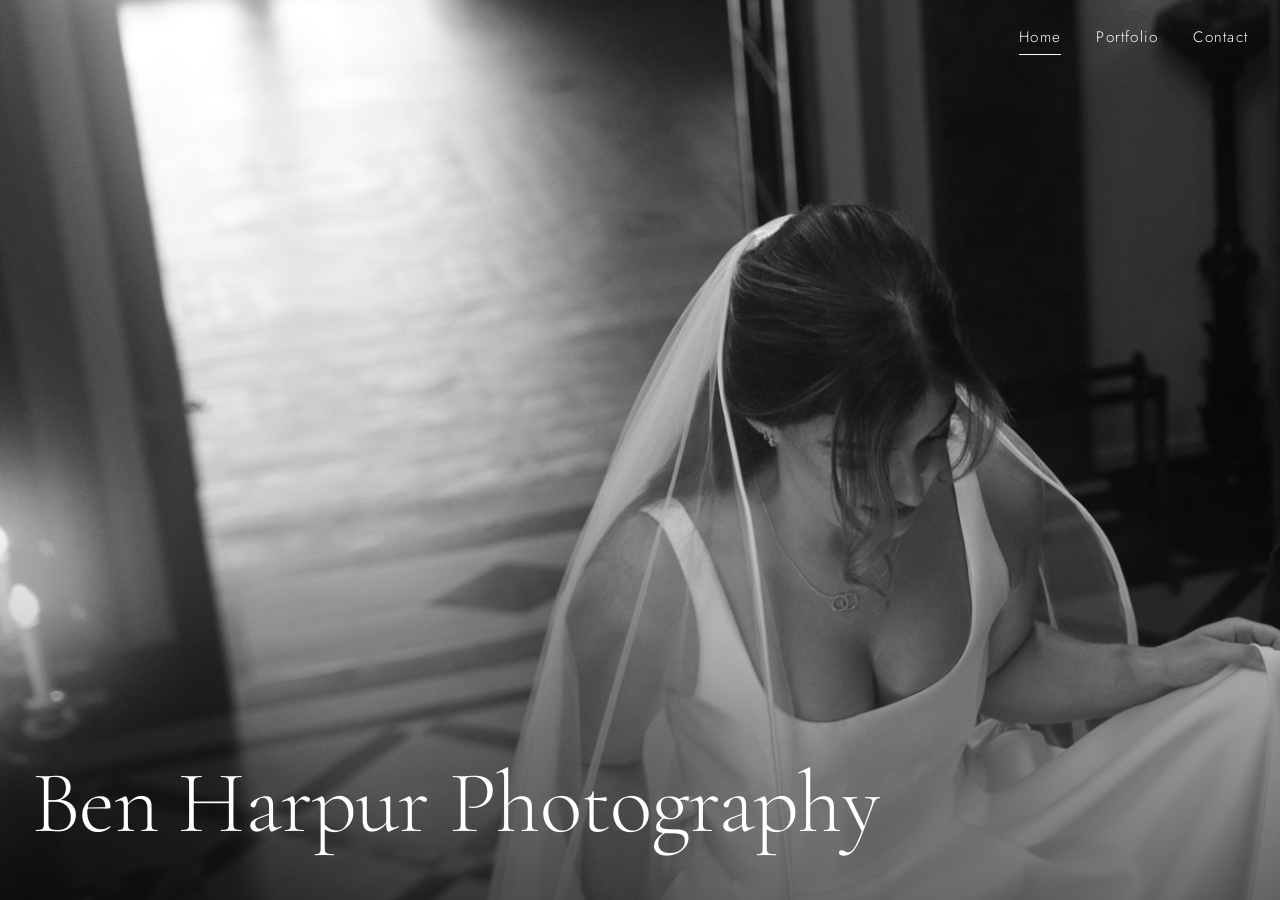
<file: index.html>
<!DOCTYPE html>
<html lang="en-GB">
<head>
<meta charset="utf-8">
<meta name="viewport" content="width=device-width, initial-scale=1">
<title>Ben Harpur Photography</title>
<meta name="description" content="Luxury, editorial wedding photography in Glasgow and across Scotland.">
<meta name="theme-color" content="#F3EFE6">
<link rel="preconnect" href="https://fonts.googleapis.com">
<link rel="preconnect" href="https://fonts.gstatic.com" crossorigin>
<link href="https://fonts.googleapis.com/css2?family=Cormorant+Garamond:ital,wght@0,300;0,400;0,500;1,300;1,400&family=Jost:wght@300;400&display=swap" rel="stylesheet">
<link rel="stylesheet" href="css/style.css">
</head>
<body class="home">
<a class="skip" href="#main">Skip to content</a>
<header class="site-header">
<a class="logo" href="index.html">Harpur Media</a>
<button class="menu-btn" aria-expanded="false" aria-controls="nav">Menu</button>
<nav id="nav"><a href="index.html" aria-current="page">Home</a><a href="portfolio.html">Portfolio</a><a href="contact.html">Contact</a></nav>
</header>
<main id="main">
<section class="hero">
<img src="images/hero.jpg" alt="Ben Harpur Photography wedding hero photograph" fetchpriority="high" onerror="this.style.visibility='hidden'">
<h1>Ben Harpur Photography</h1>
</section>
</main>
<script src="js/main.js"></script>
</body>
</html>
</file>
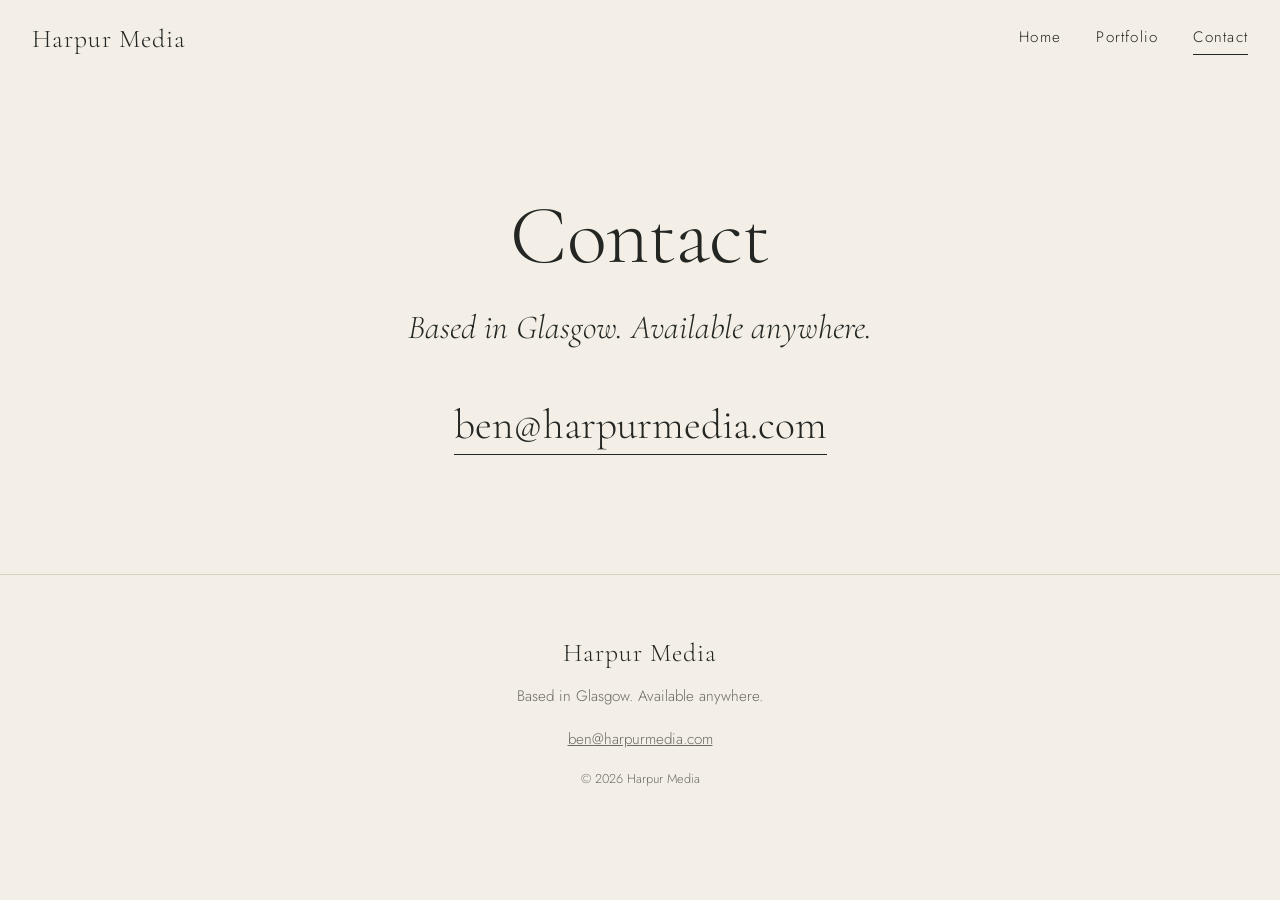
<file: contact.html>
<!DOCTYPE html>
<html lang="en-GB">
<head>
<meta charset="utf-8">
<meta name="viewport" content="width=device-width, initial-scale=1">
<title>Contact | Harpur Media</title>
<meta name="description" content="Enquire about wedding photography with Harpur Media, Glasgow.">
<meta name="theme-color" content="#F3EFE6">
<link rel="preconnect" href="https://fonts.googleapis.com">
<link rel="preconnect" href="https://fonts.gstatic.com" crossorigin>
<link href="https://fonts.googleapis.com/css2?family=Cormorant+Garamond:ital,wght@0,300;0,400;0,500;1,300;1,400&family=Jost:wght@300;400&display=swap" rel="stylesheet">
<link rel="stylesheet" href="css/style.css">
</head>
<body class="">
<a class="skip" href="#main">Skip to content</a>
<header class="site-header">
<a class="logo" href="index.html">Harpur Media</a>
<button class="menu-btn" aria-expanded="false" aria-controls="nav">Menu</button>
<nav id="nav"><a href="index.html">Home</a><a href="portfolio.html">Portfolio</a><a href="contact.html" aria-current="page">Contact</a></nav>
</header>
<main id="main">
<section class="wrap narrow center contact-simple">
<h1>Contact</h1>
<p class="lead">Based in Glasgow. Available anywhere.</p>
<p><a class="email" href="mailto:ben@harpurmedia.com">ben@harpurmedia.com</a></p>
</section>
</main>
<footer class="site-footer">
<p class="logo">Harpur Media</p>
<p>Based in Glasgow. Available anywhere.</p>
<p><a href="mailto:ben@harpurmedia.com">ben@harpurmedia.com</a></p>
<p class="small">&copy; <span id="yr">2026</span> Harpur Media</p>
</footer>
<script src="js/main.js"></script>
</body>
</html>
</file>
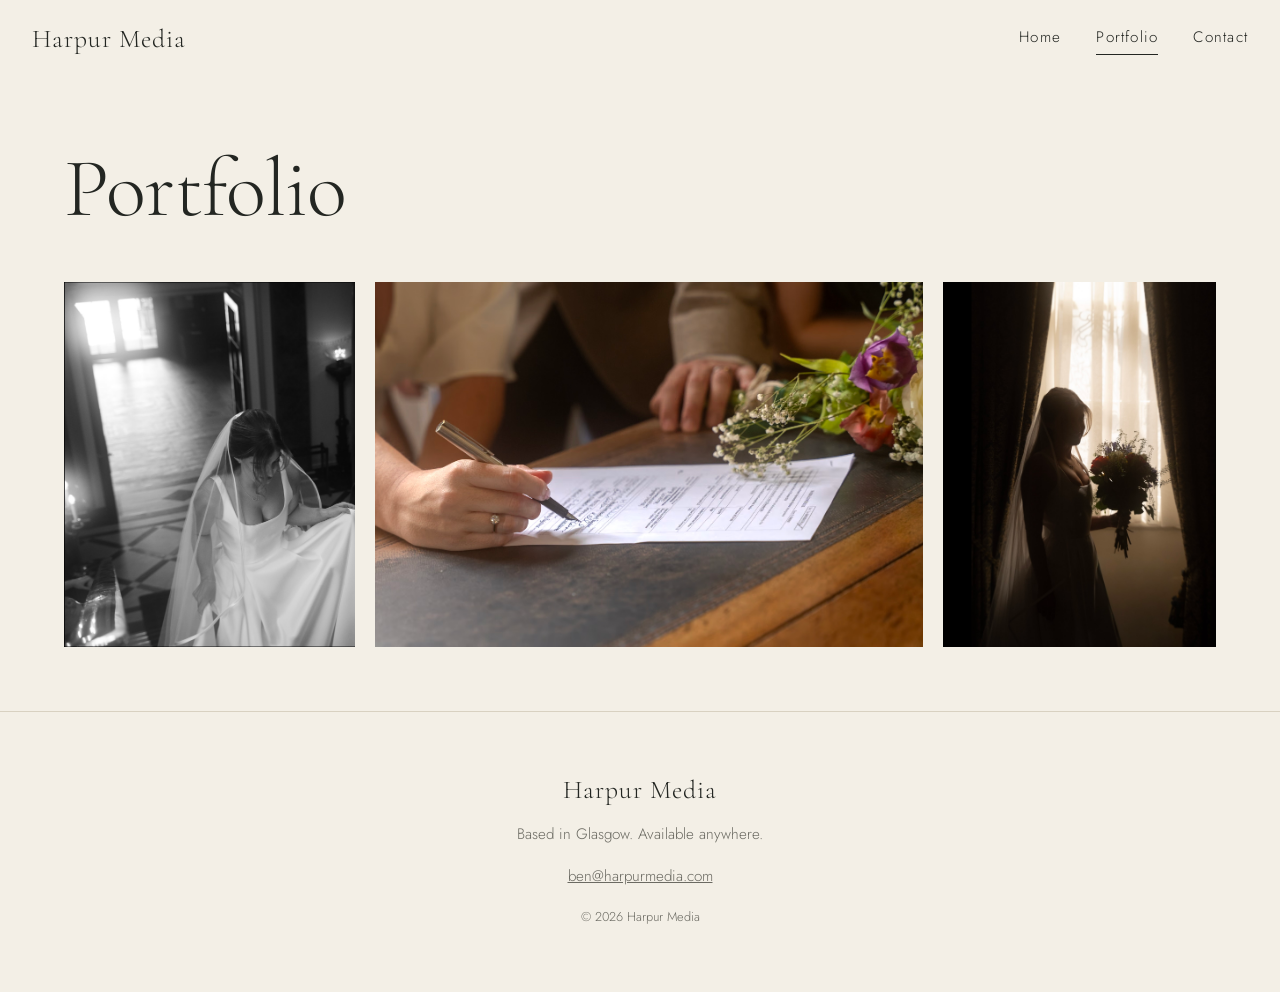
<file: portfolio.html>
<!DOCTYPE html>
<html lang="en-GB">
<head>
<meta charset="utf-8">
<meta name="viewport" content="width=device-width, initial-scale=1">
<title>Portfolio | Harpur Media</title>
<meta name="description" content="Wedding photography portfolio by Harpur Media, Glasgow.">
<meta name="theme-color" content="#F3EFE6">
<link rel="preconnect" href="https://fonts.googleapis.com">
<link rel="preconnect" href="https://fonts.gstatic.com" crossorigin>
<link href="https://fonts.googleapis.com/css2?family=Cormorant+Garamond:ital,wght@0,300;0,400;0,500;1,300;1,400&family=Jost:wght@300;400&display=swap" rel="stylesheet">
<link rel="stylesheet" href="css/style.css">
</head>
<body class="">
<a class="skip" href="#main">Skip to content</a>
<header class="site-header">
<a class="logo" href="index.html">Harpur Media</a>
<button class="menu-btn" aria-expanded="false" aria-controls="nav">Menu</button>
<nav id="nav"><a href="index.html">Home</a><a href="portfolio.html" aria-current="page">Portfolio</a><a href="contact.html">Contact</a></nav>
</header>
<main id="main">
<section class="wrap">
<h1>Portfolio</h1>
<div class="gallery">
<a class="tile" href="images/portfolio/01.jpg" data-index="0"><img src="images/portfolio/01.jpg" alt="Harpur Media wedding photograph 1" onerror="this.style.visibility='hidden'"></a>
<a class="tile" href="images/portfolio/02.jpg" data-index="1"><img src="images/portfolio/02.jpg" alt="Harpur Media wedding photograph 2" onerror="this.style.visibility='hidden'"></a>
<a class="tile" href="images/portfolio/03.jpg" data-index="2"><img src="images/portfolio/03.jpg" alt="Harpur Media wedding photograph 3" onerror="this.style.visibility='hidden'"></a>
</div>
</section>
<div class="lightbox" role="dialog" aria-modal="true" aria-label="Image viewer" hidden>
<button class="lb-close" aria-label="Close">&times;</button>
<button class="lb-prev" aria-label="Previous image">&#8249;</button>
<img alt="">
<button class="lb-next" aria-label="Next image">&#8250;</button>
<p class="lb-count"></p>
</div>
</main>
<footer class="site-footer">
<p class="logo">Harpur Media</p>
<p>Based in Glasgow. Available anywhere.</p>
<p><a href="mailto:ben@harpurmedia.com">ben@harpurmedia.com</a></p>
<p class="small">&copy; <span id="yr">2026</span> Harpur Media</p>
</footer>
<script src="js/main.js"></script>
</body>
</html>
</file>
<file: css/style.css>
:root{--bg:#F3EFE6;--ink:#232622;--mute:#6b6a62;--line:#d8d1c1;--tile:#e4ddcd;--accent:#3d4a3f;--serif:"Cormorant Garamond",Georgia,serif;--sans:"Jost",system-ui,sans-serif}
*{box-sizing:border-box;margin:0}
html{scroll-behavior:smooth}
body{background:var(--bg);color:var(--ink);font:300 1rem/1.75 var(--sans);-webkit-font-smoothing:antialiased}
img{display:block;max-width:100%;height:auto}
a{color:inherit}
:focus-visible{outline:2px solid var(--accent);outline-offset:3px}
.skip{position:absolute;left:-999px}.skip:focus{left:1rem;top:1rem;background:var(--bg);padding:.5rem;z-index:99}
h1,h2,.logo,.lead{font-family:var(--serif);font-weight:300;line-height:1.1}
h1{font-size:clamp(2.6rem,7vw,5.2rem);letter-spacing:-.01em;margin-bottom:1.5rem}
h2{font-size:clamp(1.8rem,4vw,2.6rem);margin:2.5rem 0 1rem}
.lead{font-size:clamp(1.5rem,3vw,2.1rem);font-style:italic;line-height:1.3;margin-bottom:1.5rem}
p+p{margin-top:1rem}
.wrap{max-width:1200px;margin:0 auto;padding:4rem 1.5rem}
.narrow{max-width:760px}.center{text-align:center}.narrow-p{max-width:620px}
.site-header{display:flex;justify-content:space-between;align-items:center;padding:1.5rem 2rem;position:relative;z-index:5}
.logo{font-size:1.6rem;text-decoration:none;letter-spacing:.04em}
nav{display:flex;gap:2.2rem}
nav a{text-decoration:none;font-size:.95rem;letter-spacing:.08em;padding-bottom:.2rem;border-bottom:1px solid transparent}
nav a:hover,nav a[aria-current]{border-color:var(--ink)}
.menu-btn{display:none;background:none;border:0;font:inherit;letter-spacing:.08em;color:inherit;cursor:pointer;padding:.5rem}
.btn{display:inline-block;margin-top:1.5rem;padding:.9rem 2.2rem;border:1px solid var(--ink);background:transparent;color:var(--ink);font:400 .9rem var(--sans);letter-spacing:.1em;text-decoration:none;cursor:pointer;transition:background .25s,color .25s}
.btn:hover{background:var(--ink);color:var(--bg)}
.split{display:grid;grid-template-columns:1fr 1fr;gap:4rem;align-items:start}
.split figure{background:var(--tile);aspect-ratio:4/5}
.split figure img{width:100%;height:100%;object-fit:cover}
form label{display:block;font-size:.85rem;letter-spacing:.08em;margin-bottom:1.4rem}
input,textarea{display:block;width:100%;margin-top:.3rem;padding:.6rem 0;border:0;border-bottom:1px solid var(--ink);background:transparent;font:300 1.05rem var(--sans);color:var(--ink);border-radius:0}
input:focus,textarea:focus{outline:0;border-color:var(--accent);border-bottom-width:2px}
.gallery{display:flex;gap:1.25rem;margin-top:3rem;opacity:0;transition:opacity .5s}.gallery.ready{opacity:1}
.tile{display:block;flex:var(--r,1) 1 0;min-width:0;background:var(--tile);overflow:hidden}
.tile img{width:100%;height:auto;transition:opacity .3s}
.tile:hover img{opacity:.88}
.lightbox{position:fixed;inset:0;background:rgba(243,239,230,.97);display:flex;align-items:center;justify-content:center;z-index:50}
.lightbox[hidden]{display:none}
.lightbox>img{max-width:88vw;max-height:86vh;object-fit:contain;touch-action:pan-y}
.lightbox button{position:absolute;background:none;border:0;color:var(--ink);cursor:pointer;font-family:var(--serif);padding:.5rem 1rem}
.lb-close{top:1rem;right:1.2rem;font-size:3rem;line-height:1}
.lb-prev,.lb-next{top:50%;transform:translateY(-50%);font-size:4rem;line-height:1}
.lb-prev{left:.5rem}.lb-next{right:.5rem}
.lb-count{position:absolute;bottom:1rem;font-size:.85rem;letter-spacing:.1em;color:var(--mute)}
.site-footer{text-align:center;padding:4rem 1.5rem;border-top:1px solid var(--line);color:var(--mute);font-size:.95rem}
.site-footer .logo{color:var(--ink);margin-bottom:.5rem}.small{font-size:.8rem}
@media(max-width:860px){
.site-header{padding:1rem 1.25rem}
.menu-btn{display:block}
nav{display:none;position:absolute;top:100%;left:0;right:0;flex-direction:column;gap:0;background:var(--bg);border-bottom:1px solid var(--line);padding:.5rem 1.25rem 1.25rem}
nav.open{display:flex}nav a{padding:.8rem 0;border:0}
.split{grid-template-columns:1fr;gap:2rem}
.gallery{flex-direction:column;gap:.75rem;margin-top:2rem}.tile{flex:none}.wrap{padding:2.5rem 1rem}
.lb-prev,.lb-next{font-size:3rem}
.lightbox>img{max-width:96vw}
}
@media(prefers-reduced-motion:reduce){*{transition:none!important;scroll-behavior:auto!important}}

/* home: single full-screen hero */
.home{background:#2a2d2a}
.home .site-header{position:absolute;top:0;left:0;right:0;justify-content:flex-end}
.home .site-header .logo{display:none}
.home nav a,.home .menu-btn{color:#fff}
.home nav a:hover,.home nav a[aria-current]{border-color:#fff}
.hero{position:relative;height:100vh;height:100svh;display:flex;align-items:flex-end;overflow:hidden}
.hero img{position:absolute;inset:0;width:100%;height:100%;object-fit:cover}
.hero::after{content:"";position:absolute;inset:0;background:linear-gradient(to top,rgba(0,0,0,.5),transparent 45%)}
.hero h1{position:relative;z-index:1;color:#fff;margin:0;padding:0 2rem 3rem;font-size:clamp(2.4rem,7vw,5.5rem)}
@media(max-width:860px){.home nav{background:#2a2d2a;border:0}.home nav a{color:#fff}.hero h1{padding:0 1.25rem 2.5rem}}

.contact-simple{min-height:55vh;display:flex;flex-direction:column;justify-content:center;align-items:center}
.email{font-family:var(--serif);font-size:clamp(1.5rem,6vw,2.6rem);text-decoration:none;border-bottom:1px solid var(--ink);padding-bottom:.2rem;overflow-wrap:anywhere}
.email:hover{color:var(--accent);border-color:var(--accent)}
</file>
